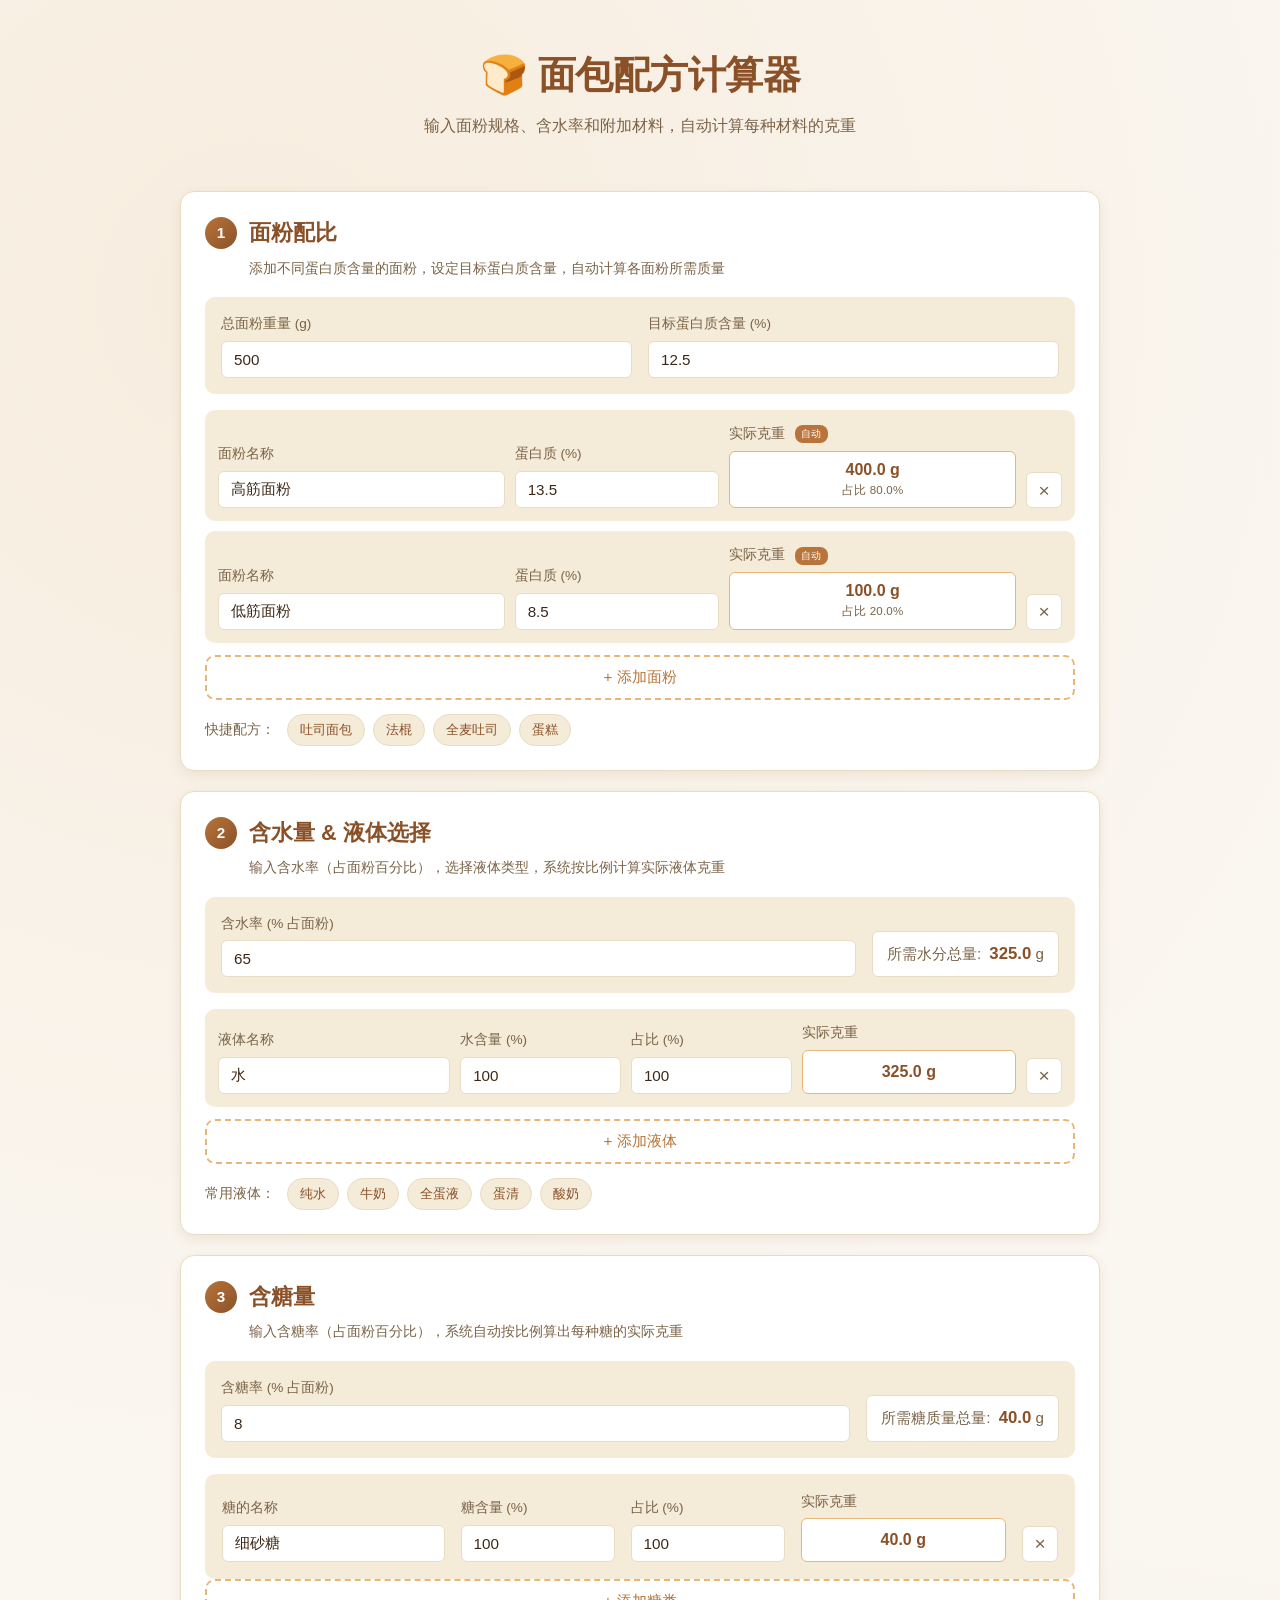
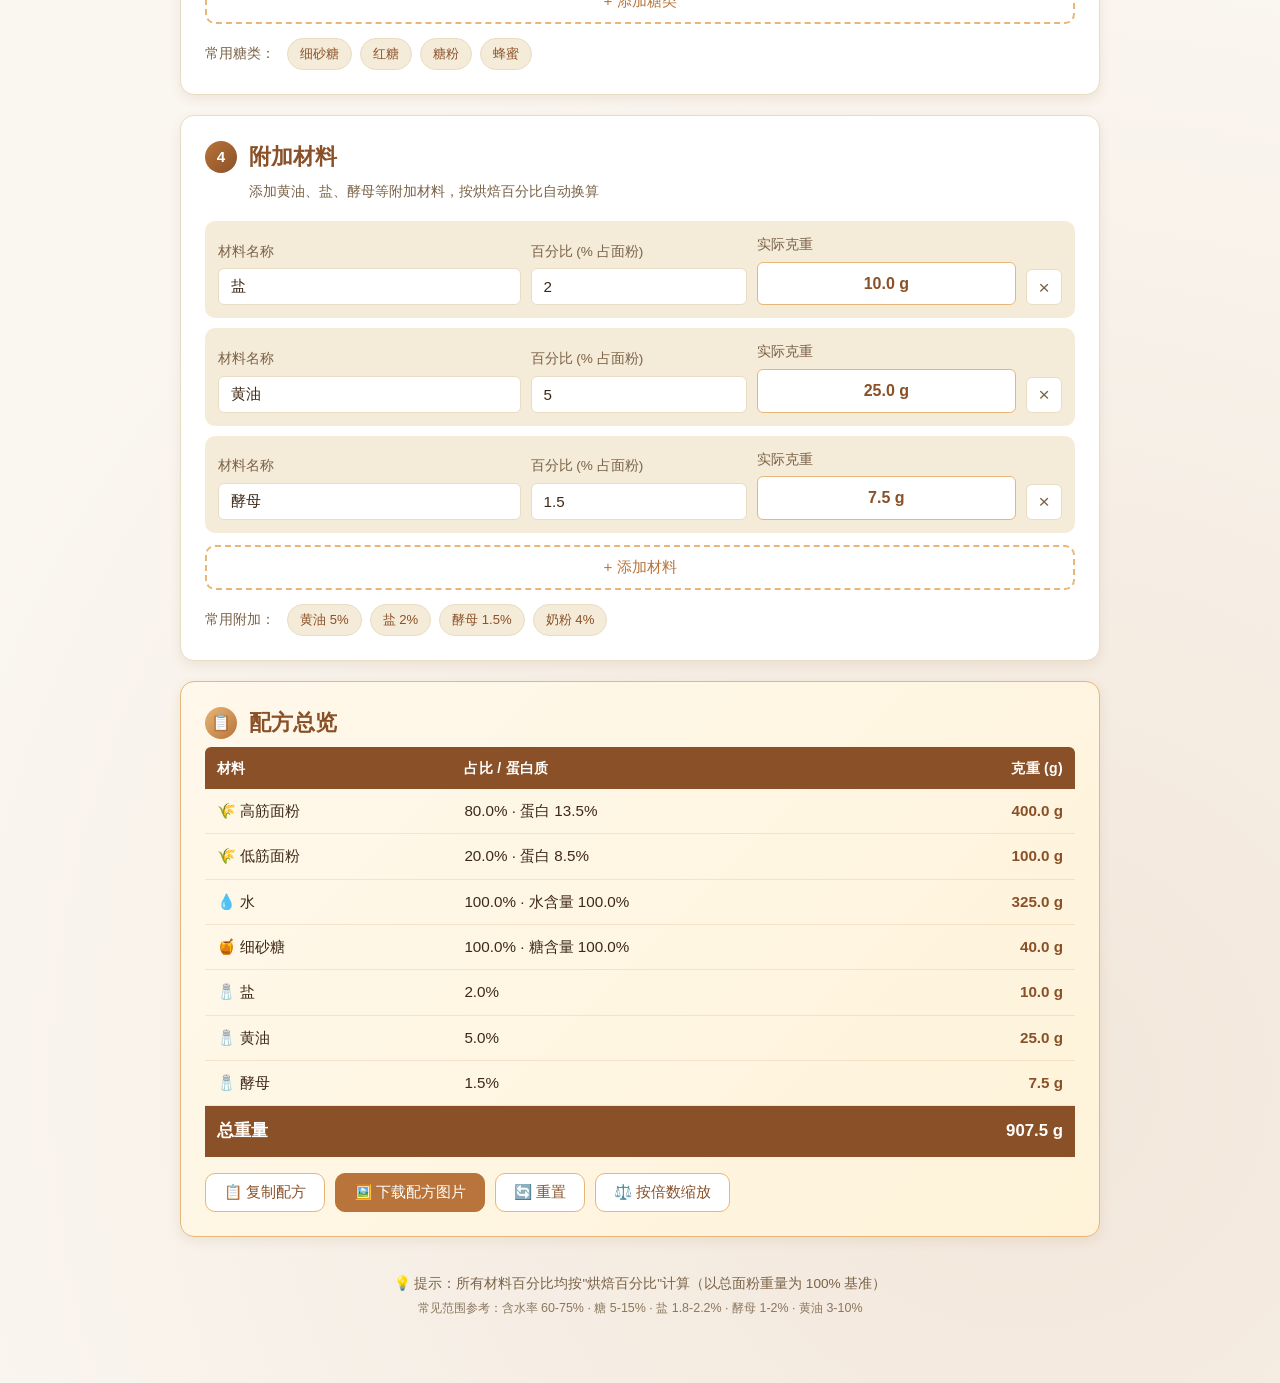
<file: index.html>
<!DOCTYPE html>
<html lang="zh-CN">
<head>
    <meta charset="UTF-8">
    <meta name="viewport" content="width=device-width, initial-scale=1.0">
    <title>🍞 面包配方计算器</title>
    <link rel="stylesheet" href="style.css">
</head>
<body>
    <div class="container">
        <header class="hero">
            <h1>🍞 面包配方计算器</h1>
            <p class="subtitle">输入面粉规格、含水率和附加材料，自动计算每种材料的克重</p>
        </header>

        <main>
            <!-- 1. 面粉配比区 -->
            <section class="card" id="flour-section">
                <div class="card-header">
                    <span class="step-badge">1</span>
                    <h2>面粉配比</h2>
                </div>
                <p class="card-hint">添加不同蛋白质含量的面粉，设定目标蛋白质含量，自动计算各面粉所需质量</p>

                <div class="flour-base">
                    <div class="field">
                        <label for="flour-total">总面粉重量 (g)</label>
                        <input type="number" id="flour-total" value="500" min="1" step="10">
                    </div>
                    <div class="field">
                        <label for="target-protein">目标蛋白质含量 (%)</label>
                        <input type="number" id="target-protein" value="12.5" min="0" max="50" step="0.1">
                    </div>
                </div>

                <div class="flour-list" id="flour-list">
                    <!-- 动态生成 -->
                </div>

                <button class="btn-add" id="add-flour">+ 添加面粉</button>

                <div class="quick-templates">
                    <span class="quick-label">快捷配方：</span>
                    <button class="btn-template" data-template="bread">吐司面包</button>
                    <button class="btn-template" data-template="baguette">法棍</button>
                    <button class="btn-template" data-template="wholewheat">全麦吐司</button>
                    <button class="btn-template" data-template="cake">蛋糕</button>
                </div>
            </section>

            <!-- 2. 含水量 / 液体区 -->
            <section class="card" id="hydration-section">
                <div class="card-header">
                    <span class="step-badge">2</span>
                    <h2>含水量 & 液体选择</h2>
                </div>
                <p class="card-hint">输入含水率（占面粉百分比），选择液体类型，系统按比例计算实际液体克重</p>

                <div class="hydration-base">
                    <div class="field">
                        <label for="hydration">含水率 (% 占面粉)</label>
                        <input type="number" id="hydration" value="65" min="0" max="200" step="0.5">
                    </div>
                    <div class="hydration-info">
                        所需水分总量: <strong id="total-water-amount">325.0</strong> g
                    </div>
                </div>

                <div class="liquid-list" id="liquid-list">
                    <!-- 动态生成 -->
                </div>

                <button class="btn-add" id="add-liquid">+ 添加液体</button>

                <div class="quick-templates">
                    <span class="quick-label">常用液体：</span>
                    <button class="btn-template" data-liquid="water">纯水</button>
                    <button class="btn-template" data-liquid="milk">牛奶</button>
                    <button class="btn-template" data-liquid="egg">全蛋液</button>
                    <button class="btn-template" data-liquid="eggwhite">蛋清</button>
                    <button class="btn-template" data-liquid="yogurt">酸奶</button>
                </div>
            </section>

            <!-- 3. 含糖量 -->
            <section class="card" id="sugar-section">
                <div class="card-header">
                    <span class="step-badge">3</span>
                    <h2>含糖量</h2>
                </div>
                <p class="card-hint">输入含糖率（占面粉百分比），系统自动按比例算出每种糖的实际克重</p>

                <div class="sugar-base">
                    <div class="field">
                        <label for="sugar-percent">含糖率 (% 占面粉)</label>
                        <input type="number" id="sugar-percent" value="8" min="0" max="50" step="0.1">
                    </div>
                    <div class="sugar-info">
                        所需糖质量总量: <strong id="total-sugar-amount">40.0</strong> g
                    </div>
                </div>

                <div class="sugar-list" id="sugar-list">
                    <!-- 动态生成 -->
                </div>

                <button class="btn-add" id="add-sugar">+ 添加糖类</button>

                <div class="quick-templates">
                    <span class="quick-label">常用糖类：</span>
                    <button class="btn-template" data-sugar="white">细砂糖</button>
                    <button class="btn-template" data-sugar="brown">红糖</button>
                    <button class="btn-template" data-sugar="powder">糖粉</button>
                    <button class="btn-template" data-sugar="honey">蜂蜜</button>
                </div>
            </section>

            <!-- 4. 其他材料 -->
            <section class="card" id="extras-section">
                <div class="card-header">
                    <span class="step-badge">4</span>
                    <h2>附加材料</h2>
                </div>
                <p class="card-hint">添加黄油、盐、酵母等附加材料，按烘焙百分比自动换算</p>

                <div class="extras-list" id="extras-list">
                    <!-- 动态生成 -->
                </div>

                <button class="btn-add" id="add-extra">+ 添加材料</button>

                <div class="quick-templates">
                    <span class="quick-label">常用附加：</span>
                    <button class="btn-template" data-extra="butter">黄油 5%</button>
                    <button class="btn-template" data-extra="salt">盐 2%</button>
                    <button class="btn-template" data-extra="yeast">酵母 1.5%</button>
                    <button class="btn-template" data-extra="milkpowder">奶粉 4%</button>
                </div>
            </section>

            <!-- 配方总览 -->
            <section class="card summary-card">
                <div class="card-header">
                    <span class="step-badge summary-badge">📋</span>
                    <h2>配方总览</h2>
                </div>

                <div class="summary-content" id="summary-content">
                    <table class="summary-table">
                        <thead>
                            <tr>
                                <th>材料</th>
                                <th>占比 / 蛋白质</th>
                                <th class="text-right">克重 (g)</th>
                            </tr>
                        </thead>
                        <tbody id="summary-body">
                            <!-- 动态生成 -->
                        </tbody>
                        <tfoot>
                            <tr class="total-row">
                                <td colspan="2"><strong>总重量</strong></td>
                                <td class="text-right"><strong id="grand-total">0.0 g</strong></td>
                            </tr>
                        </tfoot>
                    </table>
                </div>

                <div class="actions">
                    <button class="btn-action" id="copy-btn">📋 复制配方</button>
                    <button class="btn-action primary" id="download-btn">🖼️ 下载配方图片</button>
                    <button class="btn-action" id="reset-btn">🔄 重置</button>
                    <button class="btn-action" id="scale-btn">⚖️ 按倍数缩放</button>
                </div>

                <div class="scale-panel" id="scale-panel" style="display:none;">
                    <div class="field">
                        <label for="scale-factor">缩放倍数</label>
                        <input type="number" id="scale-factor" value="2" min="0.1" step="0.1">
                    </div>
                    <button class="btn-action primary" id="apply-scale">应用缩放</button>
                    <button class="btn-action" id="cancel-scale">取消</button>
                </div>

                <div class="hydration-warning" id="hydration-warning" style="display:none;"></div>
                <div class="protein-warning" id="protein-warning" style="display:none;"></div>
            </section>
        </main>

        <footer>
            <p>💡 提示：所有材料百分比均按"烘焙百分比"计算（以总面粉重量为 100% 基准）</p>
            <p class="footer-tip">常见范围参考：含水率 60-75% · 糖 5-15% · 盐 1.8-2.2% · 酵母 1-2% · 黄油 3-10%</p>
        </footer>
    </div>

    <div class="toast" id="toast"></div>

    <script src="script.js"></script>
</body>
</html>
</file>
<file: style.css>
/* ============== 基础重置 ============== */
* {
    margin: 0;
    padding: 0;
    box-sizing: border-box;
}

:root {
    --bg-primary: #faf6f0;
    --bg-card: #ffffff;
    --bg-soft: #f5ebd9;
    --color-warm: #b8743a;
    --color-warm-dark: #8a5128;
    --color-warm-light: #e8b678;
    --color-text: #3d2817;
    --color-text-light: #7a6347;
    --color-border: #e8dcc4;
    --color-accent: #c2410c;
    --color-success: #16a34a;
    --color-warning: #f59e0b;
    --color-danger: #dc2626;
    --shadow-sm: 0 1px 3px rgba(139, 90, 43, 0.08);
    --shadow-md: 0 4px 12px rgba(139, 90, 43, 0.1);
    --shadow-lg: 0 8px 24px rgba(139, 90, 43, 0.12);
    --radius-sm: 6px;
    --radius-md: 10px;
    --radius-lg: 14px;
}

body {
    font-family: -apple-system, BlinkMacSystemFont, "Segoe UI", "PingFang SC",
        "Hiragino Sans GB", "Microsoft YaHei", sans-serif;
    background: var(--bg-primary);
    background-image:
        radial-gradient(circle at 20% 10%, rgba(232, 182, 120, 0.15), transparent 40%),
        radial-gradient(circle at 80% 90%, rgba(184, 116, 58, 0.12), transparent 40%);
    color: var(--color-text);
    line-height: 1.6;
    min-height: 100vh;
    padding: 24px 16px 60px;
}

.container {
    max-width: 920px;
    margin: 0 auto;
}

/* ============== 头部 ============== */
.hero {
    text-align: center;
    margin-bottom: 32px;
    padding: 20px 0;
}

.hero h1 {
    font-size: 2.4rem;
    color: var(--color-warm-dark);
    font-weight: 700;
    margin-bottom: 8px;
    letter-spacing: -0.5px;
}

.subtitle {
    color: var(--color-text-light);
    font-size: 1rem;
}

/* ============== 卡片 ============== */
.card {
    background: var(--bg-card);
    border-radius: var(--radius-lg);
    padding: 24px;
    margin-bottom: 20px;
    box-shadow: var(--shadow-md);
    border: 1px solid var(--color-border);
    transition: box-shadow 0.2s ease;
}

.card:hover {
    box-shadow: var(--shadow-lg);
}

.card-header {
    display: flex;
    align-items: center;
    gap: 12px;
    margin-bottom: 6px;
}

.card-header h2 {
    font-size: 1.35rem;
    color: var(--color-warm-dark);
    font-weight: 600;
}

.step-badge {
    display: inline-flex;
    align-items: center;
    justify-content: center;
    width: 32px;
    height: 32px;
    border-radius: 50%;
    background: linear-gradient(135deg, var(--color-warm), var(--color-warm-dark));
    color: white;
    font-weight: 700;
    font-size: 0.95rem;
    flex-shrink: 0;
}

.summary-badge {
    background: linear-gradient(135deg, var(--color-warm-light), var(--color-warm));
    font-size: 1rem;
}

.card-hint {
    color: var(--color-text-light);
    font-size: 0.88rem;
    margin-bottom: 18px;
    padding-left: 44px;
}

/* ============== 表单字段 ============== */
.field {
    display: flex;
    flex-direction: column;
    gap: 6px;
    flex: 1;
    min-width: 0;
}

.field label {
    font-size: 0.85rem;
    color: var(--color-text-light);
    font-weight: 500;
}

input[type="number"],
input[type="text"],
select {
    width: 100%;
    padding: 9px 12px;
    border: 1.5px solid var(--color-border);
    border-radius: var(--radius-sm);
    background: white;
    color: var(--color-text);
    font-size: 0.95rem;
    transition: border-color 0.15s ease, box-shadow 0.15s ease;
    font-family: inherit;
}

input[type="number"]:focus,
input[type="text"]:focus,
select:focus {
    outline: none;
    border-color: var(--color-warm);
    box-shadow: 0 0 0 3px rgba(184, 116, 58, 0.15);
}

input[type="number"]:hover,
input[type="text"]:hover,
select:hover {
    border-color: var(--color-warm-light);
}

/* ============== 面粉配比区 ============== */
.flour-base,
.hydration-base,
.sugar-base {
    display: grid;
    grid-template-columns: 1fr 1fr;
    gap: 16px;
    padding: 16px;
    background: var(--bg-soft);
    border-radius: var(--radius-md);
    margin-bottom: 16px;
}

.hydration-base,
.sugar-base {
    grid-template-columns: 1fr auto;
    align-items: end;
}

.hydration-info,
.sugar-info {
    background: white;
    padding: 9px 14px;
    border-radius: var(--radius-sm);
    border: 1.5px solid var(--color-border);
    color: var(--color-text-light);
    font-size: 0.95rem;
    white-space: nowrap;
}

.hydration-info strong,
.sugar-info strong {
    color: var(--color-warm-dark);
    font-size: 1.05rem;
    margin-left: 4px;
}

/* ============== 列表行 ============== */
.flour-list,
.liquid-list,
.extras-list {
    display: flex;
    flex-direction: column;
    gap: 10px;
    margin-bottom: 12px;
}

.row {
    display: grid;
    grid-template-columns: 1.4fr 1fr 1.4fr auto;
    gap: 10px;
    align-items: end;
    padding: 12px;
    background: var(--bg-soft);
    border-radius: var(--radius-md);
    border: 1px solid transparent;
    transition: border-color 0.15s ease, background 0.15s ease;
}

.row:hover {
    border-color: var(--color-warm-light);
    background: #fdf6e8;
}

.row.highlight {
    background: linear-gradient(135deg, #fff8eb, #fef3d9);
    border-color: var(--color-warm-light);
}

.row .row-result {
    background: white;
    border: 1.5px solid var(--color-warm-light);
    padding: 8px 12px;
    border-radius: var(--radius-sm);
    font-weight: 600;
    color: var(--color-warm-dark);
    text-align: center;
    font-variant-numeric: tabular-nums;
    display: flex;
    flex-direction: column;
    align-items: center;
    justify-content: center;
    gap: 2px;
}

.row-result .result-mass {
    font-size: 1rem;
    line-height: 1.2;
}

.row-result .result-ratio {
    font-size: 0.72rem;
    font-weight: 400;
    color: var(--color-text-light);
    letter-spacing: 0.2px;
}

.auto-tag {
    display: inline-block;
    background: var(--color-warm);
    color: white;
    font-size: 0.62rem;
    padding: 1px 6px;
    border-radius: 8px;
    margin-left: 6px;
    vertical-align: middle;
    font-weight: 500;
    letter-spacing: 0.3px;
}

.row-result.invalid {
    background: #fef2f2;
    border-color: #fca5a5;
    color: var(--color-danger);
}

.flour-hint {
    margin-top: 4px;
    padding: 8px 12px;
    background: #fff8eb;
    border: 1px solid var(--color-warm-light);
    border-radius: var(--radius-sm);
    font-size: 0.82rem;
    color: var(--color-warm-dark);
    line-height: 1.5;
}

.btn-remove {
    width: 36px;
    height: 36px;
    border-radius: var(--radius-sm);
    border: 1.5px solid var(--color-border);
    background: white;
    color: var(--color-text-light);
    cursor: pointer;
    font-size: 1.2rem;
    line-height: 1;
    transition: all 0.15s ease;
    flex-shrink: 0;
    align-self: end;
}

.btn-remove:hover {
    background: #fef2f2;
    border-color: #fca5a5;
    color: var(--color-danger);
}

/* 液体行更紧凑 */
.liquid-list .row {
    grid-template-columns: 1.3fr 0.9fr 0.9fr 1.2fr auto;
}

/* 糖行：与液体行同结构 */
.sugar-list .row {
    grid-template-columns: 1.3fr 0.9fr 0.9fr 1.2fr auto;
}

/* 附加材料行 */
.extras-list .row {
    grid-template-columns: 1.4fr 1fr 1.2fr auto;
}

/* ============== 按钮 ============== */
.btn-add {
    width: 100%;
    padding: 10px;
    background: white;
    border: 2px dashed var(--color-warm-light);
    border-radius: var(--radius-md);
    color: var(--color-warm);
    cursor: pointer;
    font-size: 0.95rem;
    font-weight: 500;
    transition: all 0.15s ease;
}

.btn-add:hover {
    background: var(--bg-soft);
    border-color: var(--color-warm);
    color: var(--color-warm-dark);
}

/* ============== 快捷模板 ============== */
.quick-templates {
    margin-top: 14px;
    display: flex;
    flex-wrap: wrap;
    gap: 8px;
    align-items: center;
}

.quick-label {
    font-size: 0.85rem;
    color: var(--color-text-light);
    margin-right: 4px;
}

.btn-template {
    padding: 6px 12px;
    background: var(--bg-soft);
    border: 1px solid var(--color-border);
    border-radius: 999px;
    color: var(--color-warm-dark);
    font-size: 0.82rem;
    cursor: pointer;
    transition: all 0.15s ease;
    font-family: inherit;
}

.btn-template:hover {
    background: var(--color-warm);
    color: white;
    border-color: var(--color-warm);
    transform: translateY(-1px);
}

/* ============== 糖行 ============== */
.sugar-row {
    display: grid;
    grid-template-columns: 1fr 1fr 1fr;
    gap: 16px;
    padding: 16px;
    background: var(--bg-soft);
    border-radius: var(--radius-md);
}

.result-value {
    padding: 9px 12px;
    background: white;
    border: 1.5px solid var(--color-warm-light);
    border-radius: var(--radius-sm);
    font-weight: 600;
    color: var(--color-warm-dark);
    text-align: center;
    font-variant-numeric: tabular-nums;
}

/* ============== 总览表 ============== */
.summary-card {
    background: linear-gradient(135deg, #fff8eb, #fef3d9);
    border-color: var(--color-warm-light);
}

.summary-table {
    width: 100%;
    border-collapse: collapse;
    margin-bottom: 16px;
}

.summary-table thead th {
    text-align: left;
    padding: 10px 12px;
    background: var(--color-warm-dark);
    color: white;
    font-size: 0.88rem;
    font-weight: 600;
    letter-spacing: 0.3px;
}

.summary-table thead th:first-child {
    border-top-left-radius: var(--radius-sm);
}

.summary-table thead th:last-child {
    border-top-right-radius: var(--radius-sm);
    text-align: right;
}

.summary-table tbody td {
    padding: 10px 12px;
    border-bottom: 1px solid rgba(184, 116, 58, 0.15);
    font-size: 0.95rem;
    font-variant-numeric: tabular-nums;
}

.summary-table tbody tr:hover {
    background: rgba(232, 182, 120, 0.1);
}

.summary-table tbody td.text-right {
    text-align: right;
    font-weight: 600;
    color: var(--color-warm-dark);
}

.summary-table tfoot td {
    padding: 12px;
    background: var(--color-warm-dark);
    color: white;
    font-size: 1.05rem;
}

.summary-table tfoot td.text-right {
    text-align: right;
}

/* ============== 操作按钮 ============== */
.actions {
    display: flex;
    gap: 10px;
    flex-wrap: wrap;
    margin-top: 12px;
}

.btn-action {
    padding: 9px 18px;
    background: white;
    border: 1.5px solid var(--color-warm-light);
    border-radius: var(--radius-md);
    color: var(--color-warm-dark);
    cursor: pointer;
    font-size: 0.92rem;
    font-weight: 500;
    font-family: inherit;
    transition: all 0.15s ease;
}

.btn-action:hover {
    background: var(--bg-soft);
    transform: translateY(-1px);
    box-shadow: var(--shadow-sm);
}

.btn-action.primary {
    background: var(--color-warm);
    color: white;
    border-color: var(--color-warm);
}

.btn-action.primary:hover {
    background: var(--color-warm-dark);
    border-color: var(--color-warm-dark);
}

/* ============== 缩放面板 ============== */
.scale-panel {
    margin-top: 14px;
    display: flex;
    gap: 12px;
    align-items: end;
    padding: 14px;
    background: white;
    border-radius: var(--radius-md);
    border: 1.5px solid var(--color-warm-light);
}

.scale-panel .field {
    flex: 0 0 160px;
}

/* ============== 警告信息 ============== */
.hydration-warning,
.protein-warning {
    margin-top: 14px;
    padding: 10px 14px;
    border-radius: var(--radius-md);
    font-size: 0.9rem;
    display: flex;
    align-items: center;
    gap: 8px;
}

.hydration-warning.show,
.protein-warning.show {
    display: flex !important;
}

.hydration-warning {
    background: #fef3c7;
    border: 1px solid #fcd34d;
    color: #92400e;
}

.protein-warning {
    background: #dbeafe;
    border: 1px solid #93c5fd;
    color: #1e40af;
}

/* ============== 页脚 ============== */
footer {
    text-align: center;
    margin-top: 36px;
    color: var(--color-text-light);
    font-size: 0.85rem;
}

footer p {
    margin: 4px 0;
}

.footer-tip {
    font-size: 0.78rem;
    opacity: 0.85;
}

/* ============== Toast ============== */
.toast {
    position: fixed;
    bottom: 30px;
    left: 50%;
    transform: translateX(-50%) translateY(100px);
    background: var(--color-text);
    color: white;
    padding: 12px 22px;
    border-radius: var(--radius-md);
    font-size: 0.95rem;
    box-shadow: var(--shadow-lg);
    opacity: 0;
    transition: all 0.25s ease;
    pointer-events: none;
    z-index: 1000;
}

.toast.show {
    transform: translateX(-50%) translateY(0);
    opacity: 1;
}

/* ============== 图片预览弹窗 ============== */
#image-preview-modal {
    position: fixed;
    inset: 0;
    z-index: 2000;
    display: flex;
    align-items: center;
    justify-content: center;
    padding: 20px;
    animation: fadeIn 0.2s ease;
}

@keyframes fadeIn {
    from { opacity: 0; }
    to { opacity: 1; }
}

.preview-backdrop {
    position: absolute;
    inset: 0;
    background: rgba(0, 0, 0, 0.6);
    backdrop-filter: blur(2px);
    cursor: pointer;
}

.preview-dialog {
    position: relative;
    background: var(--bg-card);
    border-radius: var(--radius-lg);
    box-shadow: var(--shadow-lg);
    max-width: 90vw;
    max-height: 90vh;
    display: flex;
    flex-direction: column;
    overflow: hidden;
    animation: slideUp 0.25s ease;
}

@keyframes slideUp {
    from { transform: translateY(20px); opacity: 0; }
    to { transform: translateY(0); opacity: 1; }
}

.preview-header {
    display: flex;
    align-items: center;
    justify-content: space-between;
    padding: 14px 20px;
    border-bottom: 1px solid var(--color-border);
    background: var(--bg-soft);
    font-weight: 600;
    color: var(--color-warm-dark);
    font-size: 1.05rem;
}

.preview-close {
    background: transparent;
    border: none;
    font-size: 1.6rem;
    line-height: 1;
    color: var(--color-text-light);
    cursor: pointer;
    padding: 0 4px;
    transition: color 0.15s ease;
    font-family: inherit;
}

.preview-close:hover {
    color: var(--color-danger);
}

.preview-body {
    flex: 1;
    overflow: auto;
    padding: 20px;
    display: flex;
    justify-content: center;
    align-items: center;
    background: #2d2419;
    min-height: 200px;
}

.preview-body img {
    max-width: 100%;
    max-height: 70vh;
    display: block;
    border-radius: var(--radius-sm);
    box-shadow: 0 4px 20px rgba(0, 0, 0, 0.4);
}

.preview-footer {
    padding: 14px 20px;
    border-top: 1px solid var(--color-border);
    background: var(--bg-soft);
    display: flex;
    align-items: center;
    justify-content: space-between;
    gap: 16px;
    flex-wrap: wrap;
}

.preview-hint {
    font-size: 0.82rem;
    color: var(--color-text-light);
    flex: 1;
    min-width: 200px;
}

.preview-actions {
    display: flex;
    gap: 8px;
}

/* ============== 响应式 ============== */
@media (max-width: 720px) {
    body {
        padding: 16px 12px 40px;
    }

    .hero h1 {
        font-size: 1.8rem;
    }

    .card {
        padding: 18px;
    }

    .flour-base,
    .hydration-base,
    .sugar-base {
        grid-template-columns: 1fr;
    }

    .row {
        grid-template-columns: 1fr 1fr;
        gap: 8px;
    }

    .row .field:nth-child(1),
    .row .row-result {
        grid-column: span 2;
    }

    .row .btn-remove {
        grid-column: span 2;
        width: 100%;
        margin-top: 4px;
    }

    .liquid-list .row,
    .sugar-list .row,
    .extras-list .row {
        grid-template-columns: 1fr 1fr;
    }

    .summary-table {
        font-size: 0.85rem;
    }
}
</file>
